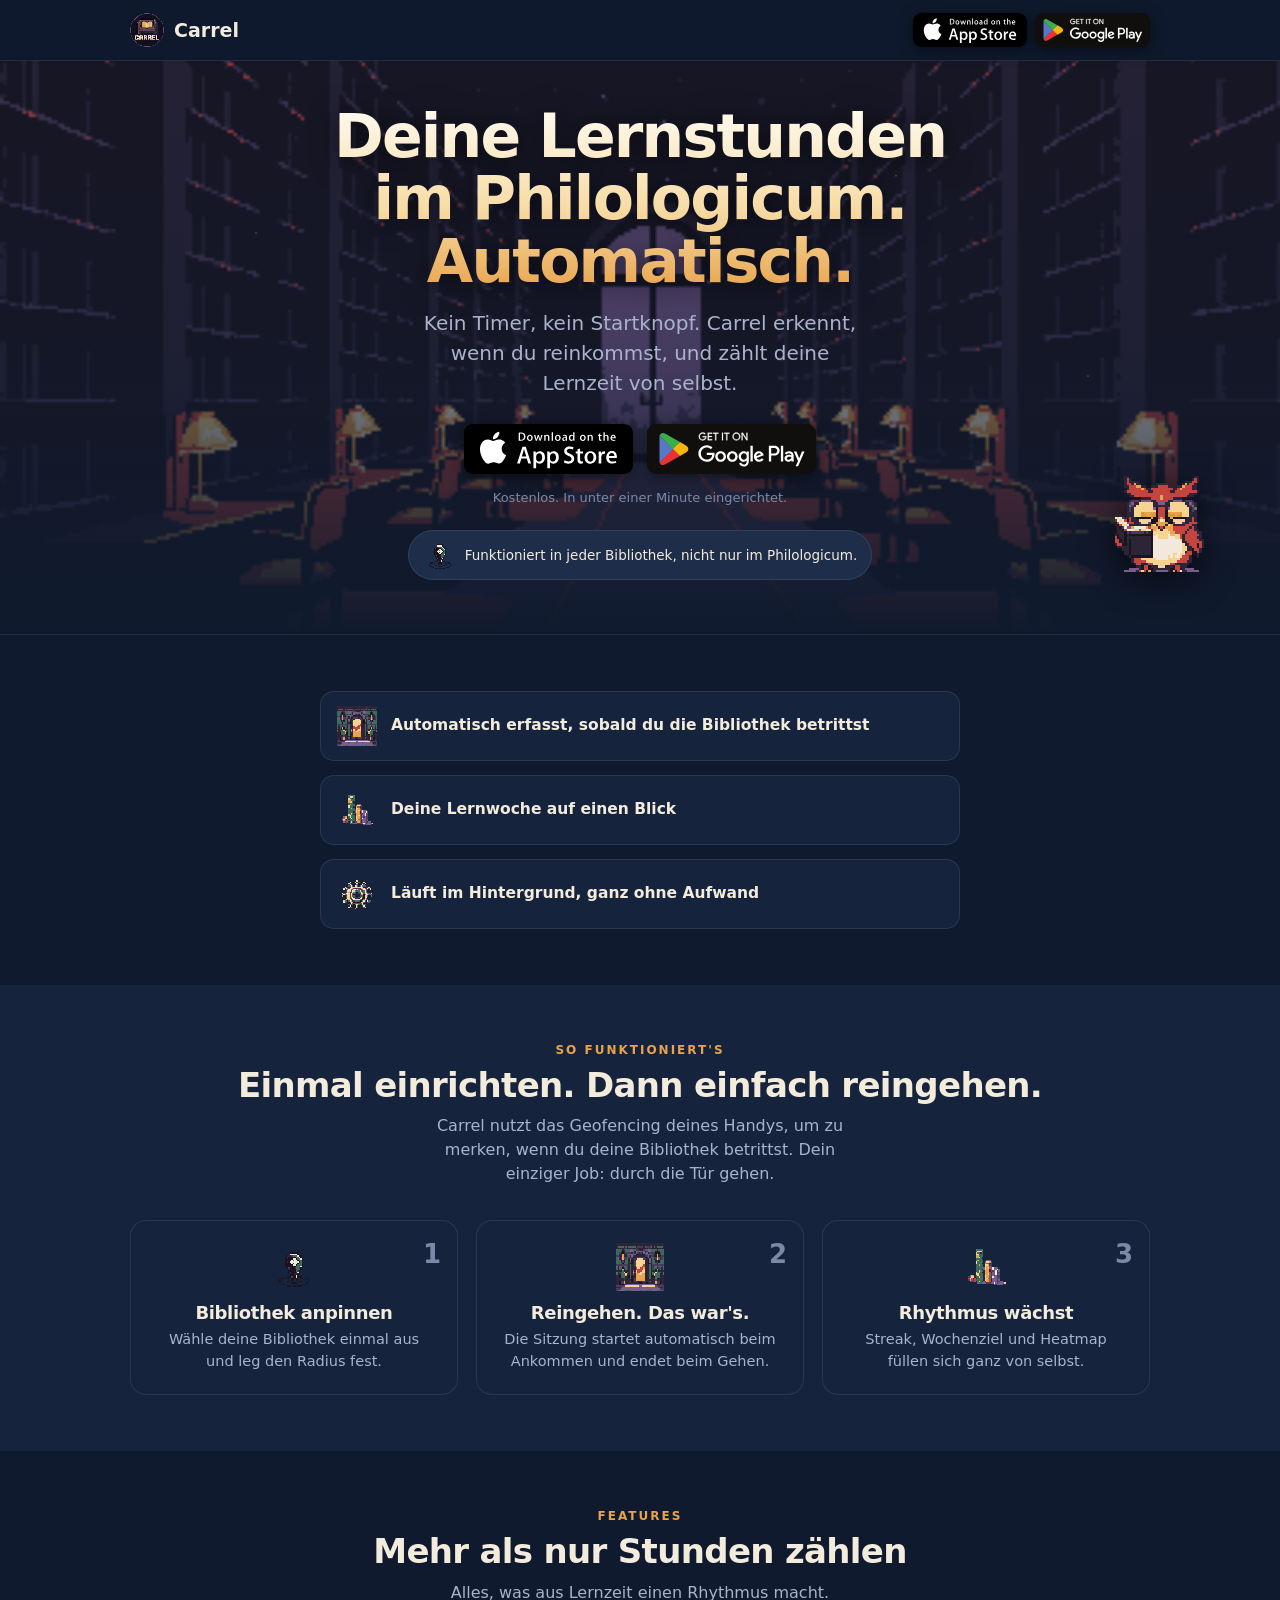
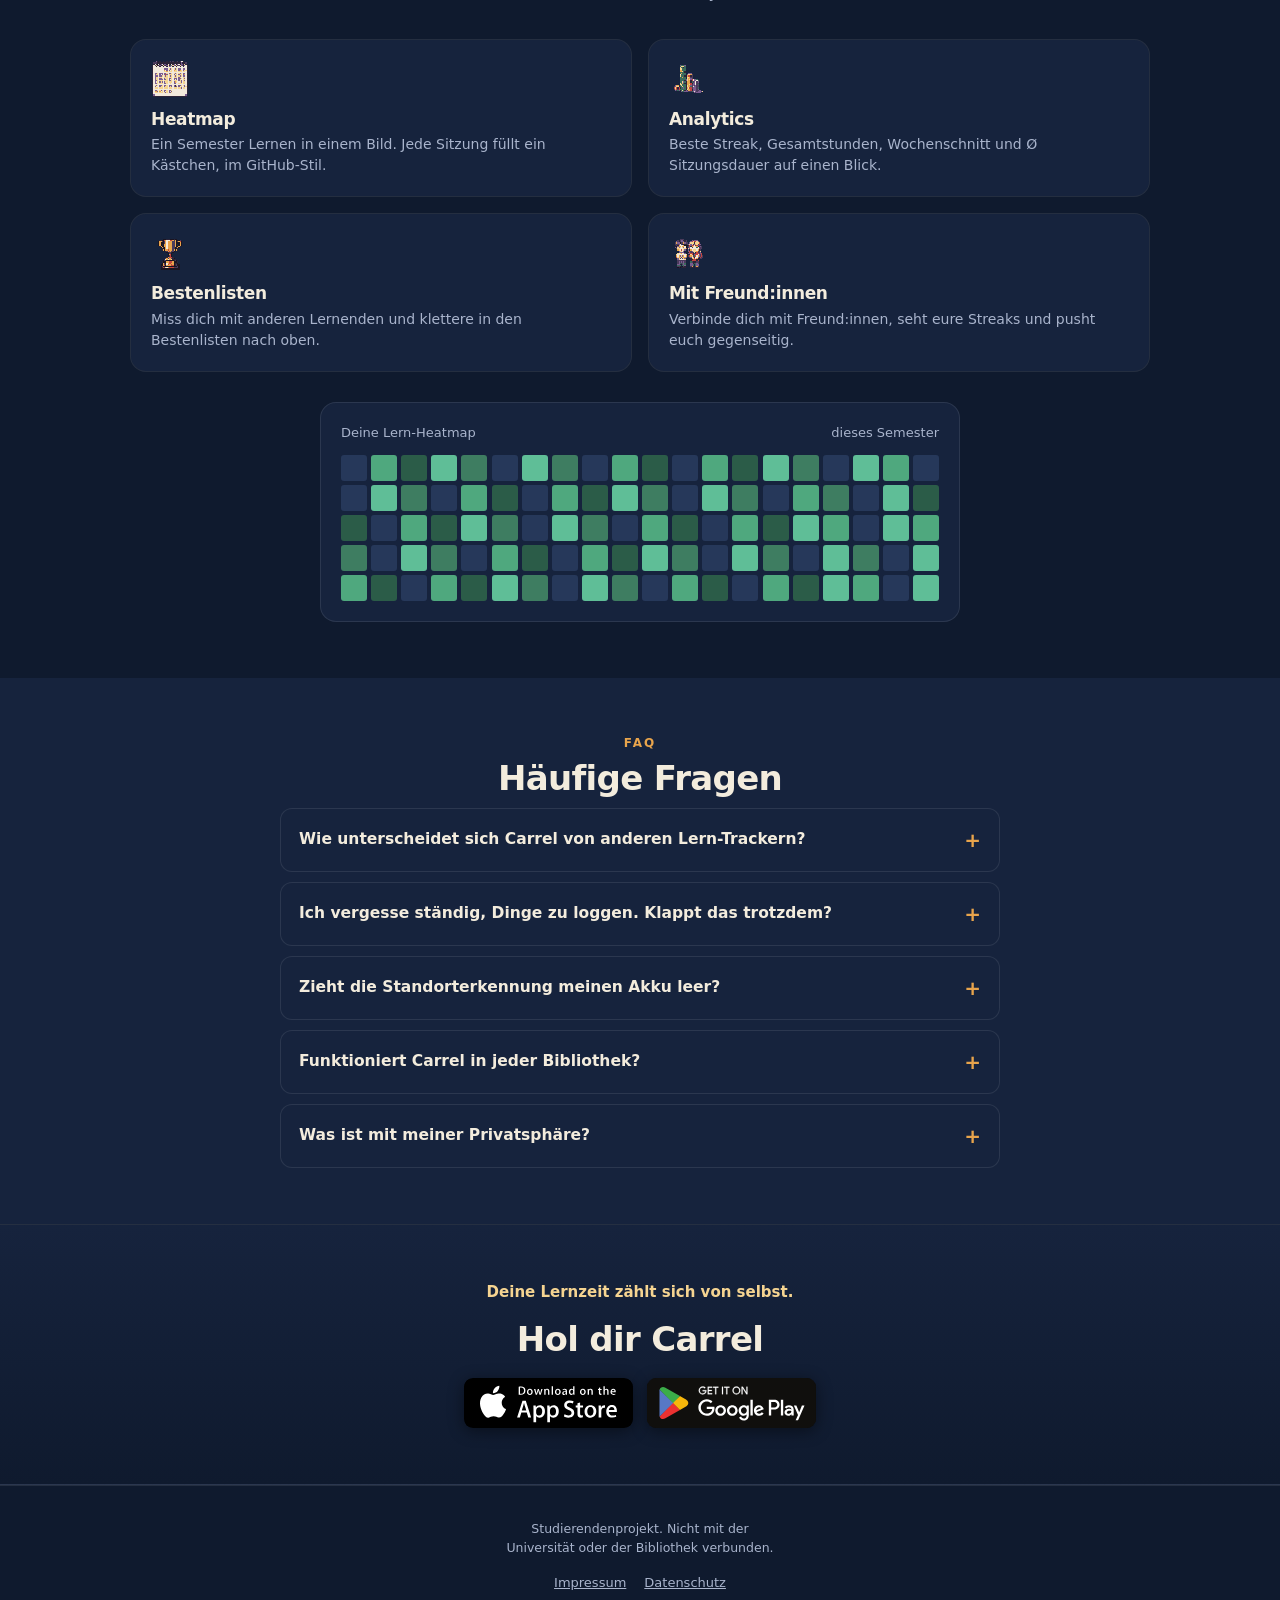
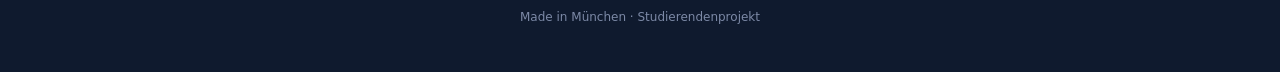
<file: index.html>
<!DOCTYPE html>
<html lang="de">
<head>
<meta charset="utf-8">
<meta name="viewport" content="width=device-width, initial-scale=1, viewport-fit=cover">
<meta name="description" content="Carrel · deine Lernzeit zählt sich von selbst. Automatisch, in jeder Bibliothek.">
<meta name="theme-color" content="#0F1A2E">
<meta name="robots" content="noindex">
<title>Carrel · deine Lernzeit zählt sich von selbst</title>
<link rel="icon" href="assets/img/logo.png">
<link rel="stylesheet" href="assets/css/styles.css">
<script>window.goatcounter = { no_onload: true };</script>
<script data-goatcounter="https://atlanticore09.goatcounter.com/count" async src="//gc.zgo.at/count.js"></script>
</head>
<body>
  <nav class="nav">
    <div class="nav-inner wrap">
      <a class="brand" href="#top"><img id="logo" class="pixel" src="assets/img/logo.png" alt=""><span id="appName">Carrel</span></a>
      <div class="badges"></div>
    </div>
  </nav>

  <main>
  <header class="hero" id="top">
    <div class="hero-bg"><img id="hero-bg-img" src="assets/img/philo-hero.png" alt=""></div>
    <div class="stars"></div>
    <img id="owl" class="owl pixel" src="assets/img/owl-anim.png" alt="">
    <div class="hero-inner">
      <h1 id="headline">&nbsp;</h1>
      <p class="sub" id="sub">&nbsp;</p>
      <div class="badges"></div>
      <p class="dlnote" id="dlnote"></p>
      <p class="everylib"><img class="pixel" src="assets/img/ic-geofence.png" alt=""><span id="everylib"></span></p>
    </div>
  </header>

  <section class="sec"><div class="wrap">
    <div class="benefits" id="benefits"></div>
  </div></section>

  <section class="sec" style="background:var(--navy2)"><div class="wrap">
    <p class="kicker">So funktioniert's</p>
    <h2 id="howHead"></h2>
    <p class="lead" id="howSub"></p>
    <div class="steps" id="howSteps"></div>
  </div></section>

  <section class="sec"><div class="wrap">
    <p class="kicker">Features</p>
    <h2 id="featHead"></h2>
    <p class="lead" id="featSub"></p>
    <div class="feature-grid" id="featGrid"></div>
    <div class="heatmap reveal-up">
      <div class="hm-t"><span>Deine Lern-Heatmap</span><span>dieses Semester</span></div>
      <div class="hm-grid" id="hmGrid"></div>
    </div>
  </div></section>

  <section class="sec" style="background:var(--navy2)"><div class="wrap">
    <p class="kicker">FAQ</p>
    <h2 id="faqHead"></h2>
    <div class="faq-list" id="faqList"></div>
  </div></section>

  <section class="sec cta"><div class="wrap">
    <p class="tag" id="ctaTag"></p>
    <h2 id="ctaHead"></h2>
    <div class="badges" style="margin-top:20px"></div>
  </div></section>
  </main>

  <footer><div class="wrap">
    <p class="disc" id="disc"></p>
    <p class="links"><a href="impressum.html">Impressum</a><a href="datenschutz.html">Datenschutz</a></p>
    <p class="built">Made in München · Studierendenprojekt</p>
  </div></footer>

  <div class="modal" id="modal" aria-hidden="true" role="dialog" aria-modal="true" aria-labelledby="revealHead" aria-describedby="revealBody">
    <div class="card">
      <button type="button" class="x" data-close aria-label="Schließen">✕</button>
      <img id="m-owl" class="m-owl pixel" src="assets/img/owl-mascot.png" alt="">
      <h2 id="revealHead"></h2>
      <p class="body" id="revealBody"></p>
      <form class="form" id="form" novalidate>
        <input type="email" id="email" name="email" inputmode="email" autocomplete="email" required aria-label="E-Mail-Adresse" placeholder="deine@uni-mail.de">
        <label class="optin"><input type="checkbox" id="optin"><span id="optinLabel"></span></label>
        <div class="err" id="emailErr" role="alert"></div>
        <button type="submit" class="submit" id="emailBtn">Benachrichtige mich</button>
      </form>
      <div class="thanks" id="thanks"></div>
    </div>
  </div>

  <script src="assets/js/config.js"></script>
  <script src="assets/js/app.js"></script>
</body>
</html>
</file>
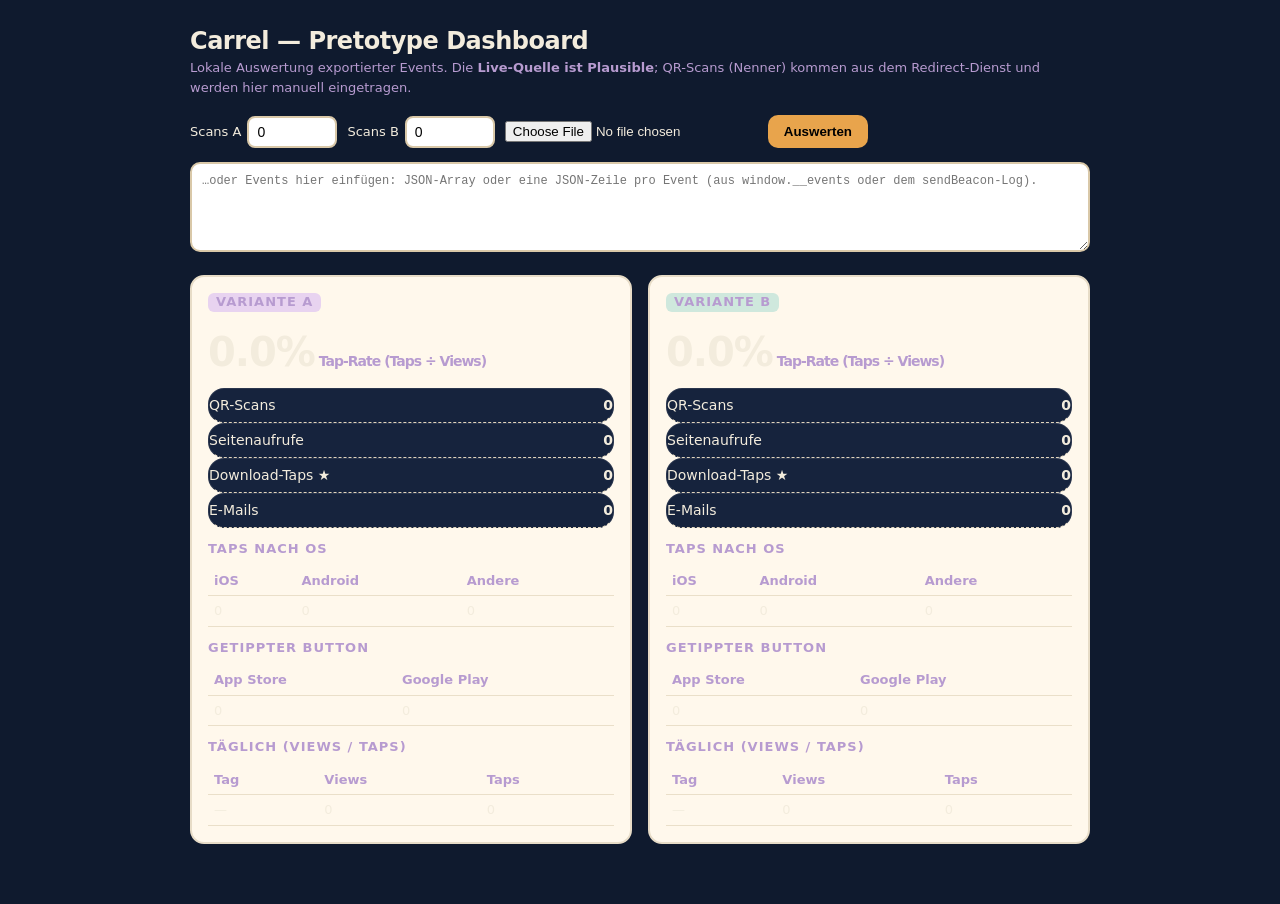
<file: dashboard.html>
<!DOCTYPE html>
<html lang="de">
<head>
<meta charset="utf-8">
<meta name="viewport" content="width=device-width, initial-scale=1">
<meta name="robots" content="noindex">
<title>Carrel · Dashboard</title>
<link rel="stylesheet" href="assets/css/styles.css">
<style>
  .dash{max-width:900px;padding:20px 0 60px}
  .dash h1{font-size:24px;margin:8px 0 4px}
  .muted{color:var(--violet);font-size:13px;margin-bottom:18px}
  .io{display:flex;gap:10px;flex-wrap:wrap;align-items:center;margin-bottom:14px}
  .io input[type=number]{width:90px;padding:6px 8px;border:2px solid #d9c8a8;border-radius:8px;font-size:14px}
  .io label{font-size:13px;color:var(--violet2);display:flex;gap:6px;align-items:center}
  textarea{width:100%;min-height:90px;border:2px solid #d9c8a8;border-radius:10px;padding:10px;font-family:ui-monospace,Menlo,monospace;font-size:12px}
  button.go{background:var(--amber);border:none;border-radius:10px;padding:9px 16px;font-weight:800;cursor:pointer}
  .grid{display:grid;grid-template-columns:1fr 1fr;gap:16px;margin-top:16px}
  @media(max-width:640px){.grid{grid-template-columns:1fr}}
  .panel{background:#fff8ec;border:2px solid #e7dcc7;border-radius:14px;padding:16px}
  .panel h2{font-size:13px;text-transform:uppercase;letter-spacing:1px;color:var(--violet);margin-bottom:10px}
  .funnel .step{display:flex;justify-content:space-between;font-size:14px;padding:6px 0;border-bottom:1px dashed #e0d4bd}
  .rate{font-size:40px;font-weight:800;letter-spacing:-1px;margin:6px 0}
  .rate small{font-size:14px;color:var(--violet);font-weight:600}
  table{width:100%;border-collapse:collapse;font-size:13px}
  th,td{text-align:left;padding:5px 6px;border-bottom:1px solid #eadfc9}
  th{color:var(--violet);font-weight:700}
  .tag{display:inline-block;font-weight:800;padding:2px 8px;border-radius:6px;background:#ece0c8}
  .badgeA{background:#e8d3f0}.badgeB{background:#cfe8dd}
</style>
</head>
<body>
  <main class="wrap dash">
    <h1>Carrel — Pretotype Dashboard</h1>
    <p class="muted">Lokale Auswertung exportierter Events. Die <strong>Live-Quelle ist Plausible</strong>;
      QR-Scans (Nenner) kommen aus dem Redirect-Dienst und werden hier manuell eingetragen.</p>

    <div class="io">
      <label>Scans A <input type="number" id="scanA" min="0" value="0"></label>
      <label>Scans B <input type="number" id="scanB" min="0" value="0"></label>
      <input type="file" id="file" accept=".json,.ndjson,.txt">
      <button class="go" id="run">Auswerten</button>
    </div>
    <textarea id="paste" placeholder="…oder Events hier einfügen: JSON-Array oder eine JSON-Zeile pro Event (aus window.__events oder dem sendBeacon-Log)."></textarea>

    <div class="grid" id="out"></div>
  </main>

<script>
function parseEvents(txt){
  txt=(txt||"").trim(); if(!txt) return [];
  try{ var j=JSON.parse(txt); return Array.isArray(j)?j:[j]; }catch(e){}
  return txt.split(/\r?\n/).map(function(l){l=l.trim();if(!l)return null;try{return JSON.parse(l);}catch(e){return null;}}).filter(Boolean);
}
function pct(n,d){ return d>0? (100*n/d):0; }
function count(evs,f){ return evs.filter(f).length; }
function byVariant(evs,v){ return evs.filter(function(e){return e.variant===v;}); }

function panel(v, evs, scans){
  var cls = v==="a"?"badgeA":(v==="b"?"badgeB":"");
  var views=count(evs,function(e){return e.event==="page_view";});
  var taps =count(evs,function(e){return e.event==="download_tap";});
  var mails=count(evs,function(e){return e.event==="email_submit";});
  var rate=pct(taps,views);
  // OS split of taps (platform viability) + button split (what was clicked)
  var osK={ios:0,android:0,other:0}, btnK={ios:0,android:0};
  evs.forEach(function(e){ if(e.event==="download_tap"){ if(osK[e.os]!=null)osK[e.os]++; if(btnK[e.button]!=null)btnK[e.button]++; }});
  // daily
  var days={};
  evs.forEach(function(e){ if(e.event==="page_view"||e.event==="download_tap"){ var d=(e.ts||"").slice(0,10)||"—"; days[d]=days[d]||{v:0,t:0}; if(e.event==="page_view")days[d].v++; else days[d].t++; }});
  var drows=Object.keys(days).sort().map(function(d){return "<tr><td>"+d+"</td><td>"+days[d].v+"</td><td>"+days[d].t+"</td></tr>";}).join("")||"<tr><td>—</td><td>0</td><td>0</td></tr>";

  return '<div class="panel"><h2><span class="tag '+cls+'">Variante '+v.toUpperCase()+'</span></h2>'+
    '<div class="rate">'+rate.toFixed(1)+'%<small> Tap-Rate (Taps ÷ Views)</small></div>'+
    '<div class="funnel">'+
      '<div class="step"><span>QR-Scans</span><b>'+scans+'</b></div>'+
      '<div class="step"><span>Seitenaufrufe</span><b>'+views+'</b></div>'+
      '<div class="step"><span>Download-Taps ★</span><b>'+taps+'</b></div>'+
      '<div class="step"><span>E-Mails</span><b>'+mails+'</b></div>'+
    '</div>'+
    '<h2 style="margin-top:14px">Taps nach OS</h2>'+
    '<table><tr><th>iOS</th><th>Android</th><th>Andere</th></tr>'+
      '<tr><td>'+osK.ios+'</td><td>'+osK.android+'</td><td>'+osK.other+'</td></tr></table>'+
    '<h2 style="margin-top:14px">Getippter Button</h2>'+
    '<table><tr><th>App Store</th><th>Google Play</th></tr><tr><td>'+btnK.ios+'</td><td>'+btnK.android+'</td></tr></table>'+
    '<h2 style="margin-top:14px">Täglich (Views / Taps)</h2>'+
    '<table><tr><th>Tag</th><th>Views</th><th>Taps</th></tr>'+drows+'</table>'+
  '</div>';
}
function scanUnknown(evs){ return count(byVariant(evs,"unknown"),function(e){return e.event==="page_view";}); }
function run(){
  var evs=parseEvents(document.getElementById("paste").value);
  var sA=+document.getElementById("scanA").value||0, sB=+document.getElementById("scanB").value||0;
  var out=document.getElementById("out");
  var unk=scanUnknown(evs);
  out.innerHTML = panel("a",byVariant(evs,"a"),sA)+panel("b",byVariant(evs,"b"),sB)+
    (unk? '<div class="panel" style="grid-column:1/-1"><h2>Nicht attribuiert</h2><p style="font-size:13px;color:var(--violet2)">'+unk+' Seitenaufrufe mit <b>variant=unknown</b> (fehlerhafter/fehlender QR-Parameter) — vom A/B-Vergleich ausgeschlossen.</p></div>':"");
}
document.getElementById("run").addEventListener("click",run);
document.getElementById("file").addEventListener("change",function(e){
  var f=e.target.files[0]; if(!f)return; var r=new FileReader();
  r.onload=function(){ document.getElementById("paste").value=r.result; run(); }; r.readAsText(f);
});
run();
</script>
</body>
</html>
</file>
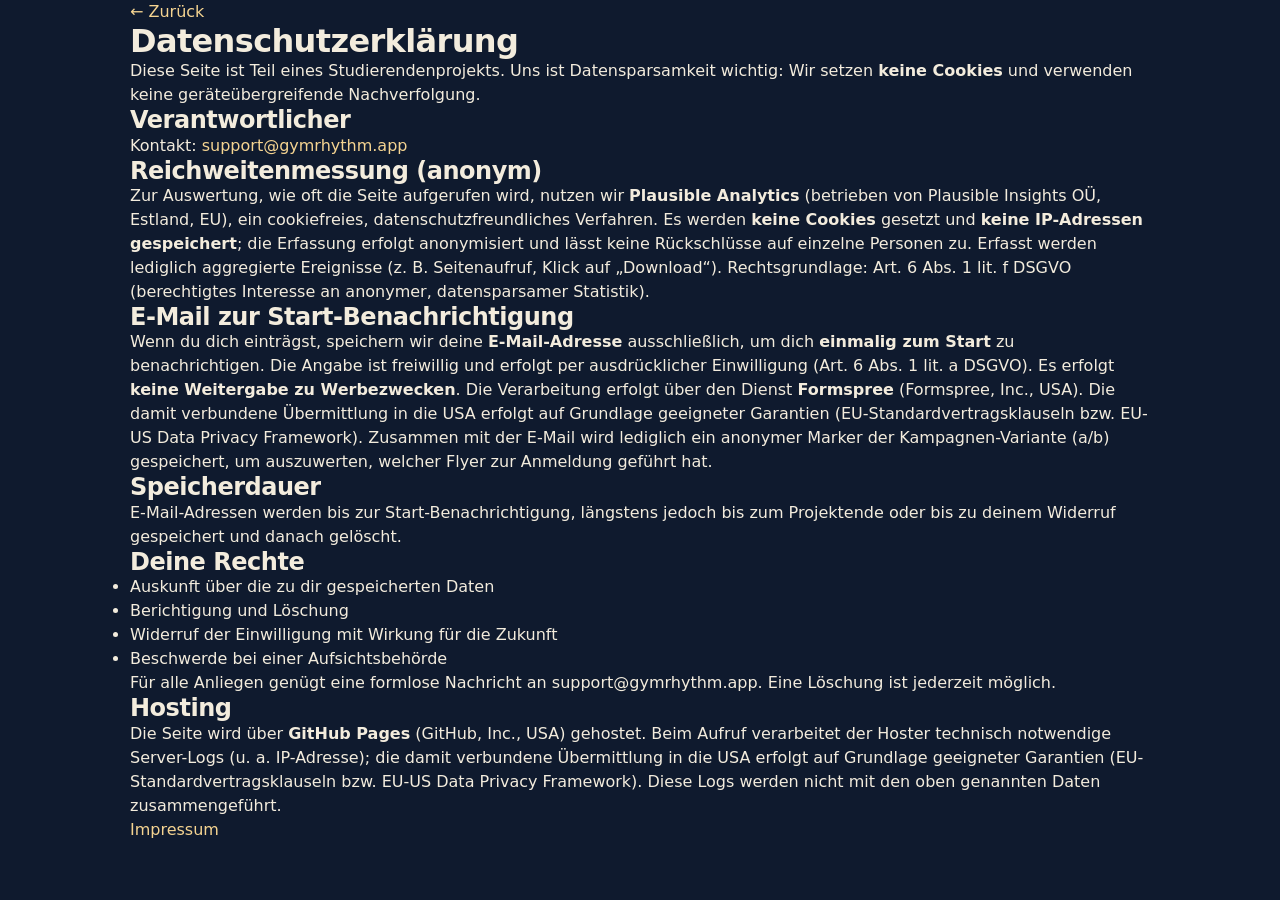
<file: datenschutz.html>
<!DOCTYPE html>
<html lang="de">
<head>
<meta charset="utf-8">
<meta name="viewport" content="width=device-width, initial-scale=1">
<meta name="robots" content="noindex">
<title>Datenschutz · Carrel</title>
<link rel="icon" href="assets/img/logo.png">
<link rel="stylesheet" href="assets/css/styles.css">
</head>
<body>
  <main class="wrap legal">
    <a class="back" href="index.html">&larr; Zurück</a>
    <h1>Datenschutzerklärung</h1>

    <p>
      Diese Seite ist Teil eines Studierendenprojekts. Uns ist Datensparsamkeit
      wichtig: Wir setzen <strong>keine Cookies</strong> und verwenden keine
      geräteübergreifende Nachverfolgung.
    </p>

    <h2>Verantwortlicher</h2>
    <p>Kontakt: <a href="mailto:support@gymrhythm.app">support@gymrhythm.app</a></p>

    <h2>Reichweitenmessung (anonym)</h2>
    <p>
      Zur Auswertung, wie oft die Seite aufgerufen wird, nutzen wir
      <strong>Plausible Analytics</strong> (betrieben von Plausible Insights OÜ, Estland, EU),
      ein cookiefreies, datenschutz&shy;freundliches Verfahren. Es werden <strong>keine Cookies</strong> gesetzt und
      <strong>keine IP-Adressen gespeichert</strong>; die Erfassung erfolgt anonymisiert und
      lässt keine Rückschlüsse auf einzelne Personen zu. Erfasst werden lediglich
      aggregierte Ereignisse (z. B. Seitenaufruf, Klick auf „Download“).
      Rechtsgrundlage: Art. 6 Abs. 1 lit. f DSGVO (berechtigtes Interesse an
      anonymer, datensparsamer Statistik).
    </p>

    <h2>E-Mail zur Start-Benachrichtigung</h2>
    <p>
      Wenn du dich einträgst, speichern wir deine <strong>E-Mail-Adresse</strong>
      ausschließlich, um dich <strong>einmalig zum Start</strong> zu benachrichtigen.
      Die Angabe ist freiwillig und erfolgt per ausdrücklicher Einwilligung
      (Art. 6 Abs. 1 lit. a DSGVO). Es erfolgt <strong>keine Weitergabe zu Werbezwecken</strong>.
      Die Verarbeitung erfolgt über den Dienst <strong>Formspree</strong> (Formspree, Inc., USA).
      Die damit verbundene Übermittlung in die USA erfolgt auf Grundlage geeigneter Garantien
      (EU-Standardvertragsklauseln bzw. EU-US Data Privacy Framework). Zusammen mit der E-Mail
      wird lediglich ein anonymer Marker der Kampagnen-Variante (a/b) gespeichert, um auszuwerten,
      welcher Flyer zur Anmeldung geführt hat.
    </p>

    <h2>Speicherdauer</h2>
    <p>
      E-Mail-Adressen werden bis zur Start-Benachrichtigung, längstens jedoch bis zum
      Projektende oder bis zu deinem Widerruf gespeichert und danach gelöscht.
    </p>

    <h2>Deine Rechte</h2>
    <ul>
      <li>Auskunft über die zu dir gespeicherten Daten</li>
      <li>Berichtigung und Löschung</li>
      <li>Widerruf der Einwilligung mit Wirkung für die Zukunft</li>
      <li>Beschwerde bei einer Aufsichtsbehörde</li>
    </ul>
    <p>
      Für alle Anliegen genügt eine formlose Nachricht an
      support@gymrhythm.app. Eine Löschung ist jederzeit möglich.
    </p>

    <h2>Hosting</h2>
    <p>
      Die Seite wird über <strong>GitHub Pages</strong> (GitHub, Inc., USA) gehostet. Beim Aufruf
      verarbeitet der Hoster technisch notwendige Server-Logs (u. a. IP-Adresse); die damit
      verbundene Übermittlung in die USA erfolgt auf Grundlage geeigneter Garantien
      (EU-Standardvertragsklauseln bzw. EU-US Data Privacy Framework). Diese Logs werden nicht mit
      den oben genannten Daten zusammengeführt.
    </p>

    <p class="links"><a href="impressum.html">Impressum</a></p>
  </main>
</body>
</html>
</file>
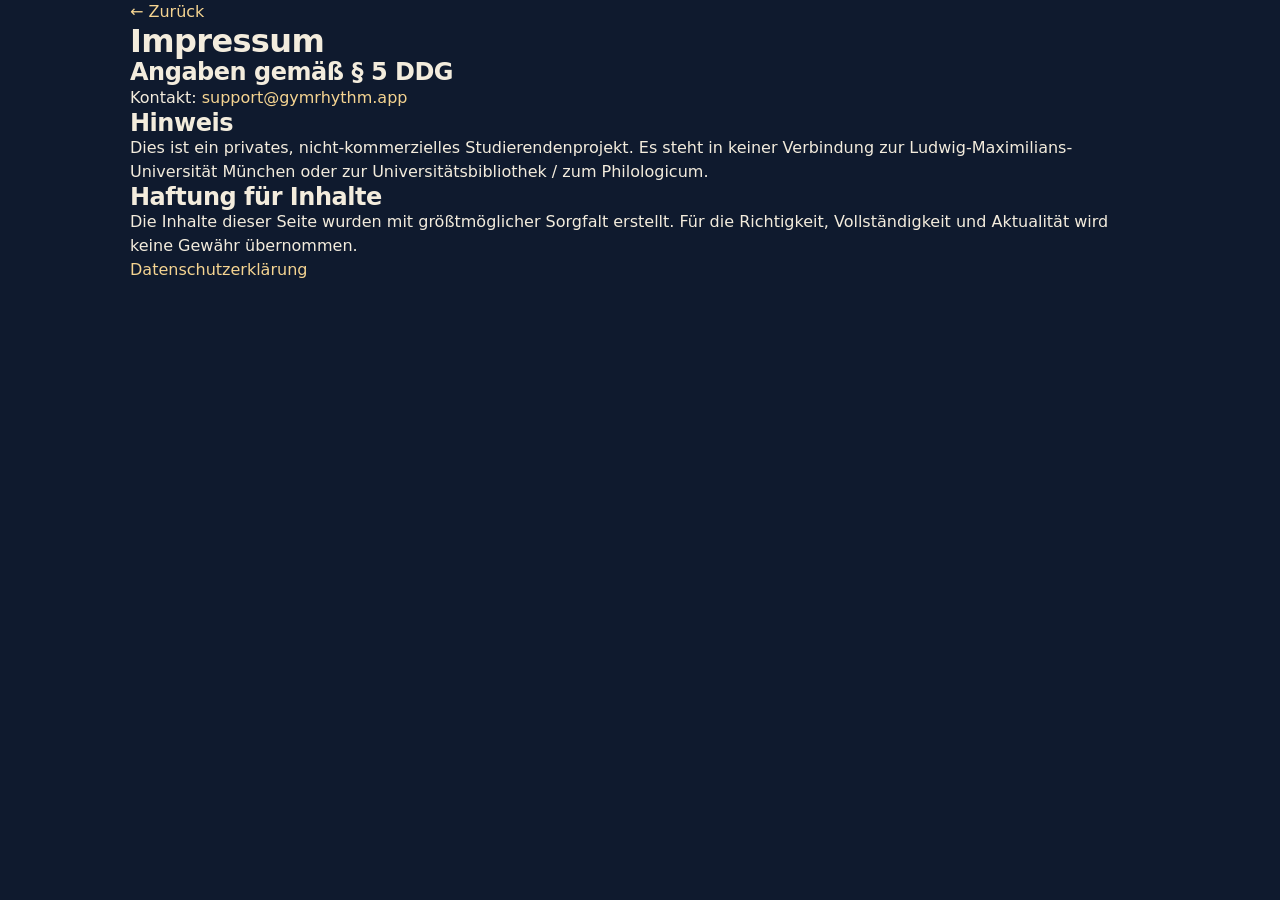
<file: impressum.html>
<!DOCTYPE html>
<html lang="de">
<head>
<meta charset="utf-8">
<meta name="viewport" content="width=device-width, initial-scale=1">
<meta name="robots" content="noindex">
<title>Impressum · Carrel</title>
<link rel="icon" href="assets/img/logo.png">
<link rel="stylesheet" href="assets/css/styles.css">
</head>
<body>
  <main class="wrap legal">
    <a class="back" href="index.html">&larr; Zurück</a>
    <h1>Impressum</h1>

    <h2>Angaben gemäß § 5 DDG</h2>
    <p>Kontakt: <a href="mailto:support@gymrhythm.app">support@gymrhythm.app</a></p>

    <h2>Hinweis</h2>
    <p>
      Dies ist ein privates, nicht-kommerzielles Studierendenprojekt. Es steht in
      keiner Verbindung zur Ludwig-Maximilians-Universität München oder zur
      Universitätsbibliothek / zum Philologicum.
    </p>

    <h2>Haftung für Inhalte</h2>
    <p>
      Die Inhalte dieser Seite wurden mit größtmöglicher Sorgfalt erstellt. Für die
      Richtigkeit, Vollständigkeit und Aktualität wird keine Gewähr übernommen.
    </p>

    <p class="links"><a href="datenschutz.html">Datenschutzerklärung</a></p>
  </main>
</body>
</html>
</file>
<file: assets/css/styles.css>
/* Carrel landing — dark navy, warm lamplight accents, pixel-crisp, mobile-first */
:root{
  --navy:#0F1A2E; --navy2:#16233D; --navy3:#1E2E4A; --navy4:#26385A;
  --line:rgba(255,255,255,.09);
  --ink:#F3ECDD; --muted:#A9B4CC; --faint:#7C89A6;
  --amber:#E8A44C; --amber2:#F5D491; --green:#5FBE97; --red:#E8756E; --violet:#B79BD0;
  --maxw:1060px; --radius:16px;
  --shadow:0 14px 40px rgba(0,0,0,.35);
}
*{box-sizing:border-box;margin:0;padding:0}
html{-webkit-text-size-adjust:100%;scroll-behavior:smooth}
body{
  font-family:system-ui,-apple-system,"Segoe UI",Roboto,Helvetica,Arial,sans-serif;
  background:var(--navy); color:var(--ink); line-height:1.5; -webkit-font-smoothing:antialiased;
  overflow-x:hidden;
}
img{max-width:100%;display:block}
.pixel{image-rendering:pixelated;image-rendering:crisp-edges}
a{color:var(--amber2);text-decoration:none}
.wrap{width:100%;max-width:var(--maxw);margin:0 auto;padding:0 20px}
h1,h2,h3{letter-spacing:-.02em;line-height:1.1}
section{position:relative}

/* scroll reveal */
.reveal-up{opacity:0;transform:translateY(18px);transition:opacity .6s ease,transform .6s ease}
.reveal-up.in{opacity:1;transform:none}
@media (prefers-reduced-motion:reduce){*{animation:none!important;transition:none!important;scroll-behavior:auto!important}.reveal-up{opacity:1;transform:none}.hm-grid i{opacity:1;transform:none}}

/* ---------- nav ---------- */
.nav{position:sticky;top:0;z-index:40;background:rgba(15,26,46,.82);backdrop-filter:blur(10px);border-bottom:1px solid var(--line)}
.nav-inner{display:flex;align-items:center;gap:12px;height:60px}
.brand{display:flex;align-items:center;gap:10px;color:var(--ink);font-weight:800;font-size:19px}
.brand img{width:34px;height:34px;border-radius:50%}
.nav .badges{margin-left:auto;display:flex;gap:8px}
.nav .badge img{height:34px}
@media(max-width:560px){.nav .badges{display:none}}

/* ---------- store badges ---------- */
.badges{display:flex;gap:14px;flex-wrap:wrap;justify-content:center;align-items:center}
.badge{display:inline-flex;padding:0;background:none;border:none;cursor:pointer;font-family:inherit;
  border-radius:9px;transition:transform .15s ease,filter .15s ease}
.badge:hover{transform:translateY(-2px);filter:brightness(1.07)}
.badge:active{transform:translateY(0)}
.badge img{height:50px;width:auto;display:block;border-radius:9px;filter:drop-shadow(0 3px 8px rgba(0,0,0,.45))}

/* ---------- hero ---------- */
.hero{position:relative;overflow:hidden;border-bottom:1px solid var(--line)}
.hero-bg{position:absolute;inset:0;z-index:0}
.hero-bg img{width:100%;height:100%;object-fit:cover;object-position:center;
  animation:kenburns 26s ease-in-out infinite alternate}
@keyframes kenburns{from{transform:scale(1.04)}to{transform:scale(1.14)}}
.hero-bg::after{content:"";position:absolute;inset:0;
  background:linear-gradient(180deg,rgba(15,26,46,.28) 0%,rgba(15,26,46,.5) 52%,var(--navy) 100%)}
.stars{position:absolute;inset:0;z-index:1;pointer-events:none;opacity:.7;
  background-image:radial-gradient(1.5px 1.5px at 20% 30%,#fff5,transparent),radial-gradient(1.5px 1.5px at 70% 20%,#fff6,transparent),radial-gradient(1px 1px at 45% 65%,#fff4,transparent),radial-gradient(1.5px 1.5px at 85% 55%,#fff5,transparent),radial-gradient(1px 1px at 32% 80%,#fff3,transparent);
  animation:twinkle 5s ease-in-out infinite alternate}
@keyframes twinkle{from{opacity:.4}to{opacity:.85}}
.hero-inner{position:relative;z-index:2;text-align:center;padding:44px 20px 54px;max-width:760px;margin:0 auto}
.pill{display:inline-flex;align-items:center;gap:8px;font-size:12.5px;font-weight:700;color:var(--amber2);
  background:rgba(232,164,76,.12);border:1px solid rgba(232,164,76,.32);border-radius:999px;padding:6px 13px;margin-bottom:18px}
.pill .dot{width:7px;height:7px;border-radius:50%;background:var(--green);box-shadow:0 0 0 0 rgba(95,190,151,.6);animation:ping 2s infinite}
@keyframes ping{0%{box-shadow:0 0 0 0 rgba(95,190,151,.5)}70%{box-shadow:0 0 0 7px rgba(95,190,151,0)}100%{box-shadow:0 0 0 0 rgba(95,190,151,0)}}
.hero h1{font-size:clamp(34px,8.5vw,60px);font-weight:900;letter-spacing:-.03em;line-height:1.04;margin-bottom:16px;text-wrap:balance;
  background:linear-gradient(180deg,#FFFAF0 0%,#F7DCA6 55%,#E8A44C 100%);-webkit-background-clip:text;background-clip:text;-webkit-text-fill-color:transparent;color:transparent;
  filter:drop-shadow(0 3px 14px rgba(0,0,0,.6))}
.hero .sub{font-size:clamp(16px,2.6vw,20px);color:var(--muted);max-width:34ch;margin:0 auto 26px}
.hero .badges{margin-bottom:14px}
.dlnote{font-size:13px;color:var(--faint);margin-bottom:22px}
.everylib{display:inline-flex;align-items:center;gap:8px;font-size:13.5px;color:var(--ink);
  background:var(--navy3);border:1px solid var(--line);border-radius:999px;padding:7px 14px}
.everylib img{width:34px;height:34px;flex:0 0 34px}
.owl{position:absolute;right:5%;bottom:9%;width:116px;z-index:2;animation:bob 3.6s ease-in-out infinite;filter:drop-shadow(0 8px 16px rgba(0,0,0,.6))}
@keyframes bob{0%,100%{transform:translateY(0) rotate(-2deg)}50%{transform:translateY(-9px) rotate(2deg)}}
@media(max-width:640px){
  .hero-inner{padding-top:104px}
  .owl{width:64px;right:16px;left:auto;bottom:auto;top:18px}
}

/* ---------- section shell ---------- */
.sec{padding:56px 0}
.sec h2{font-size:clamp(24px,4.5vw,34px);font-weight:800;text-align:center;margin-bottom:10px}
.sec .lead{text-align:center;color:var(--muted);max-width:44ch;margin:0 auto 34px;font-size:16px}
.kicker{text-align:center;text-transform:uppercase;letter-spacing:2px;font-size:12px;font-weight:800;color:var(--amber);margin-bottom:8px}

/* variant benefits strip */
.benefits{display:grid;gap:14px;grid-template-columns:1fr;max-width:640px;margin:0 auto}
.benefit{display:flex;align-items:center;gap:14px;background:var(--navy2);border:1px solid var(--line);border-radius:14px;padding:14px 16px}
.benefit .ic{width:40px;height:40px;flex:0 0 40px;display:flex;align-items:center;justify-content:center}
.benefit .ic img{width:40px;height:40px}
.benefit p{font-weight:600;font-size:15.5px}
.ic-gauge{width:40px;height:22px}

/* how it works */
.steps{display:grid;gap:18px;grid-template-columns:1fr}
.step{background:var(--navy2);border:1px solid var(--line);border-radius:var(--radius);padding:22px;text-align:center;position:relative}
.step .n{position:absolute;top:14px;right:16px;font-weight:800;color:var(--faint);font-size:26px}
.step img{width:48px;height:48px;margin:0 auto 12px}
.step h3{font-size:18px;margin-bottom:6px}
.step p{color:var(--muted);font-size:14.5px}
@media(min-width:760px){.steps{grid-template-columns:repeat(3,1fr)}}

/* features */
.feature-grid{display:grid;gap:16px;grid-template-columns:1fr 1fr}
.feature{background:linear-gradient(180deg,var(--navy2),var(--navy2)) padding-box;border:1px solid var(--line);border-radius:var(--radius);padding:20px}
.feature img{width:38px;height:38px;margin-bottom:12px}
.feature h3{font-size:17px;margin-bottom:6px}
.feature p{color:var(--muted);font-size:14px}
@media(max-width:520px){.feature-grid{grid-template-columns:1fr}}
/* github-style heatmap demo */
.heatmap{max-width:640px;margin:30px auto 0;background:var(--navy2);border:1px solid var(--line);border-radius:var(--radius);padding:20px}
.heatmap .hm-t{font-size:13px;color:var(--muted);margin-bottom:12px;display:flex;justify-content:space-between}
.hm-grid{display:grid;grid-template-columns:repeat(20,1fr);gap:4px}
.hm-grid i{aspect-ratio:1;border-radius:3px;background:var(--navy4);opacity:0;transform:scale(.4);animation:pop .5s forwards}
@keyframes pop{to{opacity:1;transform:none}}
.hm-grid i.l1{background:#2b5c48}.hm-grid i.l2{background:#3e7d61}.hm-grid i.l3{background:#4fa87e}.hm-grid i.l4{background:var(--green)}

/* faq */
.faq-list{max-width:720px;margin:0 auto;display:flex;flex-direction:column;gap:10px}
.qa{background:var(--navy2);border:1px solid var(--line);border-radius:12px;overflow:hidden}
.qa button{width:100%;text-align:left;background:none;border:none;color:var(--ink);font:inherit;font-weight:700;font-size:15.5px;
  padding:16px 18px;cursor:pointer;display:flex;justify-content:space-between;gap:12px;align-items:center}
.qa .plus{color:var(--amber);font-size:20px;transition:transform .2s ease;flex:0 0 auto}
.qa button[aria-expanded="true"] .plus{transform:rotate(45deg)}
.qa .a{max-height:0;overflow:hidden;transition:max-height .3s ease}
.qa .a p{padding:0 18px 16px;color:var(--muted);font-size:14.5px}

/* cta band */
.cta{background:linear-gradient(180deg,var(--navy2),var(--navy));border-top:1px solid var(--line);border-bottom:1px solid var(--line);text-align:center}
.cta .tag{color:var(--amber2);font-weight:700;margin-bottom:18px;font-size:15px}

/* reveal modal (fake door) */
.modal{position:fixed;inset:0;z-index:80;display:none;align-items:center;justify-content:center;padding:20px;
  background:rgba(6,11,22,.72);backdrop-filter:blur(4px)}
.modal.open{display:flex;animation:fade .2s ease}
@keyframes fade{from{opacity:0}to{opacity:1}}
.modal .card{position:relative;background:var(--navy2);border:1px solid var(--line);border-radius:20px;box-shadow:var(--shadow);
  max-width:400px;width:100%;padding:28px 24px;text-align:center;animation:rise .25s ease}
@keyframes rise{from{transform:translateY(14px);opacity:.6}to{transform:none;opacity:1}}
.modal .x{position:absolute;top:10px;right:10px;width:40px;height:40px;display:flex;align-items:center;justify-content:center;background:none;border:none;color:var(--muted);font-size:18px;line-height:1;cursor:pointer;border-radius:8px}
.modal .x:hover{background:var(--navy3)}
.modal img.m-owl{width:60px;margin:0 auto 10px}
.modal h2{font-size:23px;margin-bottom:8px}
.modal p.body{color:var(--muted);font-size:15px;margin-bottom:18px}
.form{display:flex;flex-direction:column;gap:12px;text-align:left}
.form input[type=email]{width:100%;padding:13px 14px;border-radius:11px;border:1px solid var(--navy4);background:var(--navy);color:var(--ink);font-size:16px;font-family:inherit}
.form input[type=email]::placeholder{color:var(--faint)}
.form .optin{display:flex;gap:10px;align-items:flex-start;font-size:13px;color:var(--muted)}
.form .optin input{margin-top:2px;width:18px;height:18px;flex:0 0 18px;accent-color:var(--amber)}
.form button.submit{background:var(--amber);color:#241a10;border:none;border-radius:11px;padding:13px;font-size:16px;font-weight:800;cursor:pointer;font-family:inherit;transition:filter .15s}
.form button.submit:hover{filter:brightness(1.05)}
.form .err{color:var(--red);font-size:13px;display:none}
.thanks{display:none;font-size:16px;font-weight:700;color:var(--green);padding:6px 0}

/* footer */
footer{padding:34px 0 46px;text-align:center;color:var(--faint);border-top:1px solid var(--line)}
footer .disc{font-size:12.5px;max-width:36ch;margin:0 auto 12px;color:var(--muted)}
footer .links a{margin:0 9px;font-size:13px;color:var(--muted);text-decoration:underline}
footer .built{margin-top:14px;font-size:12px;color:var(--faint)}
</file>
